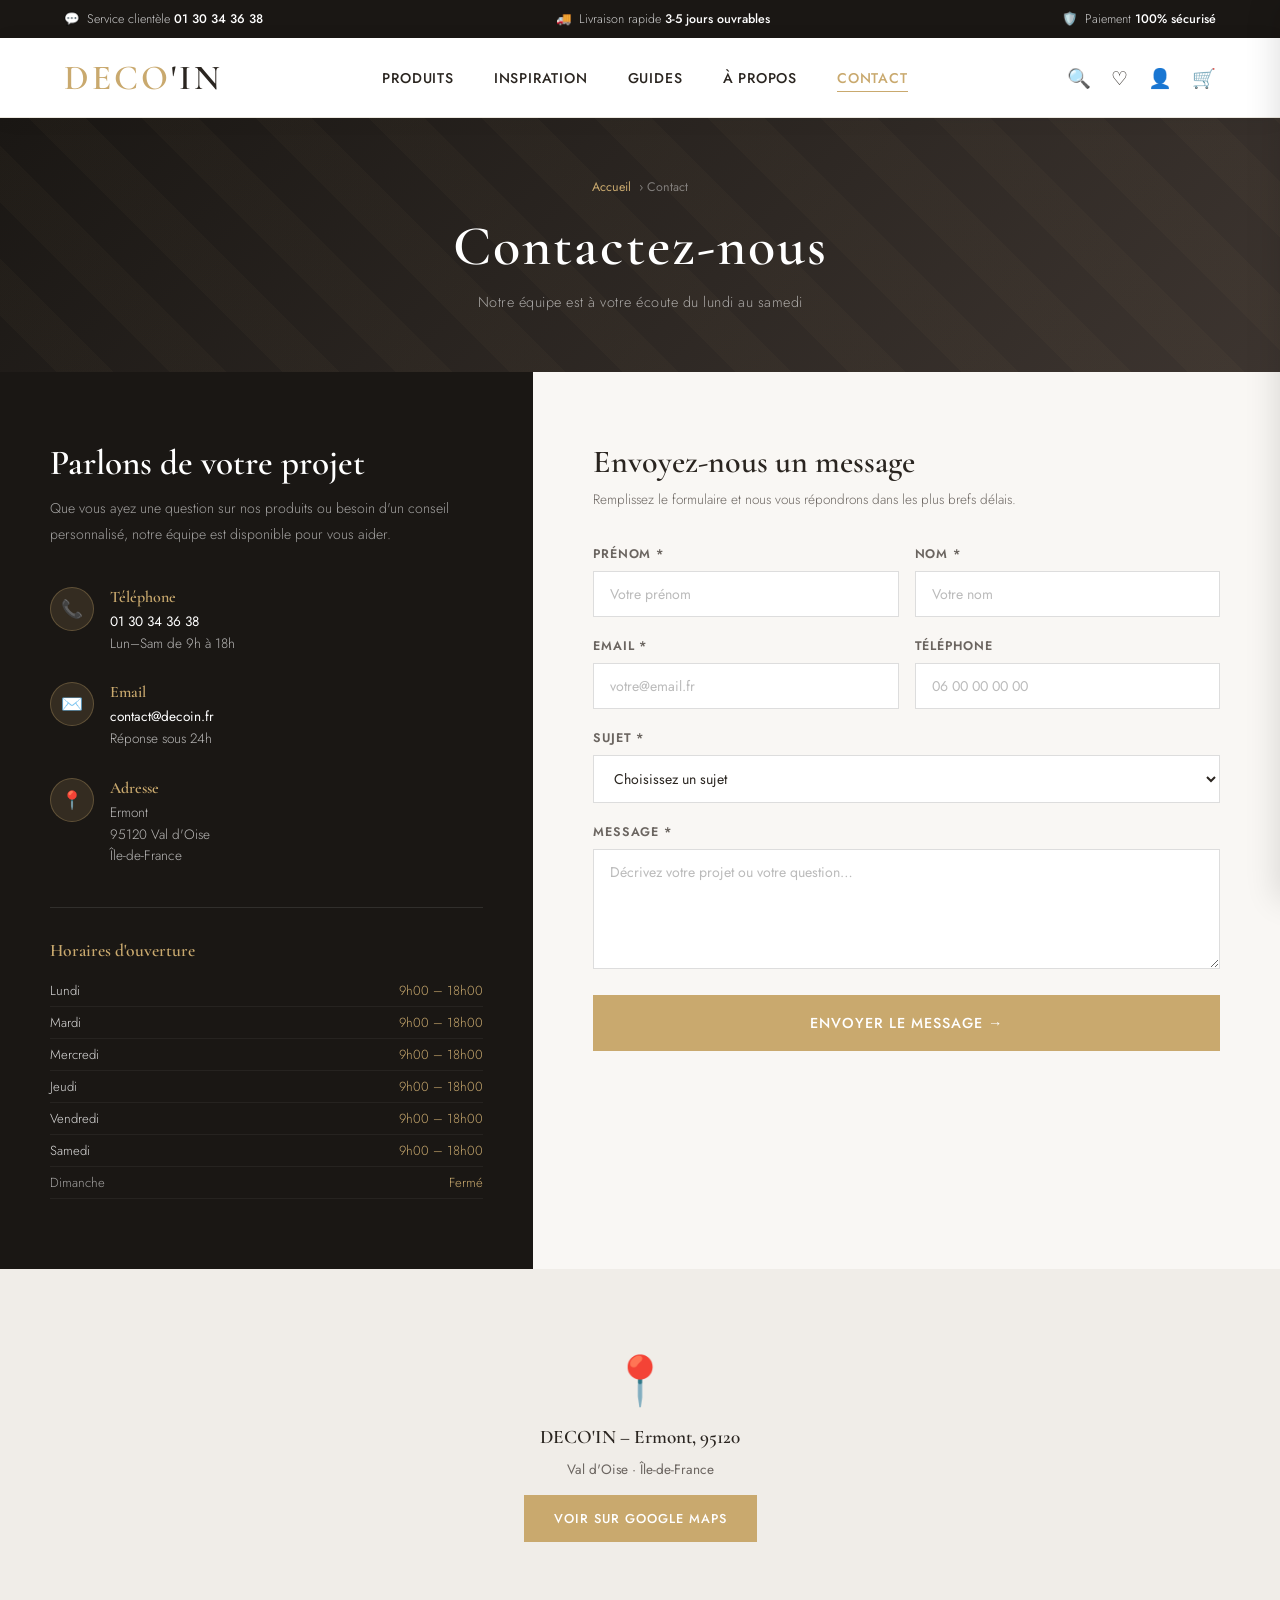
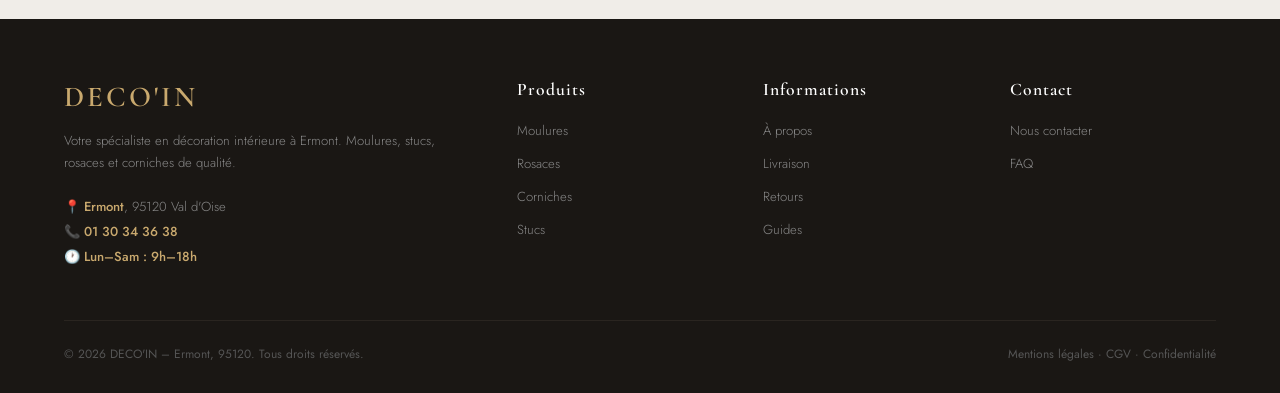
<file: contact.html>
<!DOCTYPE html>
<html lang="fr">
<head>
<meta charset="UTF-8">
<meta name="viewport" content="width=device-width, initial-scale=1.0">
<title>Contact – DECO'IN | Ermont 95120</title>
<meta name="description" content="Contactez DECO'IN à Ermont (95120). Téléphone : 01 30 34 36 38. Ouvert du lundi au samedi de 9h à 18h.">
<link href="https://fonts.googleapis.com/css2?family=Cormorant+Garamond:ital,wght@0,300;0,400;0,600;0,700;1,300;1,400&family=Jost:wght@300;400;500;600&display=swap" rel="stylesheet">
<link rel="stylesheet" href="style.css">
<style>
  .contact-section {
    display: grid; grid-template-columns: 1fr 1.4fr;
    gap: 0; padding: 0; min-height: 600px;
  }
  .contact-info {
    background: var(--black); padding: 70px 50px;
    color: var(--white);
  }
  .contact-info h2 { font-family: 'Cormorant Garamond', serif; font-size: 2.2rem; font-weight: 600; color: var(--white); margin-bottom: 12px; line-height: 1.2; }
  .contact-info p { color: rgba(255,255,255,0.6); font-size: 0.88rem; line-height: 1.8; font-weight: 300; margin-bottom: 40px; }
  .contact-detail { display: flex; gap: 16px; margin-bottom: 28px; align-items: flex-start; }
  .contact-detail-icon { width: 44px; height: 44px; background: rgba(201,169,110,0.15); border: 1px solid rgba(201,169,110,0.3); border-radius: 50%; display: flex; align-items: center; justify-content: center; font-size: 1.1rem; flex-shrink: 0; }
  .contact-detail-text h4 { font-family: 'Cormorant Garamond', serif; font-size: 1rem; font-weight: 600; color: var(--gold); margin-bottom: 4px; }
  .contact-detail-text p { color: rgba(255,255,255,0.7); font-size: 0.85rem; line-height: 1.6; margin: 0; font-weight: 300; }
  .contact-detail-text a { color: var(--white); text-decoration: none; font-weight: 400; }
  .contact-detail-text a:hover { color: var(--gold); }

  .horaires { margin-top: 40px; padding-top: 32px; border-top: 1px solid rgba(255,255,255,0.1); }
  .horaires h4 { font-family: 'Cormorant Garamond', serif; font-size: 1.1rem; font-weight: 600; color: var(--gold); margin-bottom: 14px; }
  .horaire-row { display: flex; justify-content: space-between; font-size: 0.82rem; color: rgba(255,255,255,0.6); padding: 6px 0; border-bottom: 1px solid rgba(255,255,255,0.05); font-weight: 300; }
  .horaire-row.open { color: rgba(255,255,255,0.85); }
  .horaire-row span:last-child { color: var(--gold); }

  .contact-form-wrap { background: var(--off-white); padding: 70px 60px; }
  .contact-form-wrap h2 { font-family: 'Cormorant Garamond', serif; font-size: 2rem; font-weight: 600; margin-bottom: 8px; }
  .contact-form-wrap p { color: var(--text-light); font-size: 0.85rem; margin-bottom: 36px; font-weight: 300; }

  .form-row { display: grid; grid-template-columns: 1fr 1fr; gap: 16px; }
  .form-group { margin-bottom: 20px; }
  .form-group label { display: block; font-size: 0.78rem; font-weight: 600; letter-spacing: 0.8px; text-transform: uppercase; color: var(--text-light); margin-bottom: 8px; }
  .form-group input, .form-group select, .form-group textarea {
    width: 100%; background: var(--white);
    border: 1px solid #ddd; color: var(--text);
    padding: 12px 16px; font-size: 0.88rem;
    font-family: 'Jost', sans-serif; outline: none;
    transition: border-color 0.2s;
  }
  .form-group input:focus, .form-group select:focus, .form-group textarea:focus { border-color: var(--gold); }
  .form-group textarea { resize: vertical; min-height: 120px; }
  .form-group input::placeholder, .form-group textarea::placeholder { color: #bbb; }

  .form-submit { margin-top: 8px; }
  .form-success { display: none; background: #d1fae5; border: 1px solid #6ee7b7; border-radius: 4px; padding: 16px 20px; color: #065f46; font-size: 0.88rem; margin-top: 16px; }
  .form-success.show { display: block; }

  .map-section { background: var(--light-gray); height: 350px; display: flex; align-items: center; justify-content: center; position: relative; overflow: hidden; }
  .map-placeholder { text-align: center; }
  .map-placeholder p { font-size: 0.85rem; color: var(--text-light); margin-top: 10px; }

  @media (max-width: 900px) {
    .contact-section { grid-template-columns: 1fr; }
    .contact-form-wrap { padding: 50px 5vw; }
    .contact-info { padding: 50px 5vw; }
    .form-row { grid-template-columns: 1fr; }
  }
</style>
</head>
<body>

<div class="topbar">
  <div class="topbar-item"><span class="icon">💬</span><span>Service clientèle <strong>01 30 34 36 38</strong></span></div>
  <div class="topbar-item"><span class="icon">🚚</span><span>Livraison rapide <strong>3-5 jours ouvrables</strong></span></div>
  <div class="topbar-item"><span class="icon">🛡️</span><span>Paiement <strong>100% sécurisé</strong></span></div>
</div>
<nav>
  <a href="index.html" class="logo">DECO<span>'IN</span></a>
  <ul class="nav-links">
    <li><a href="produits.html">Produits</a></li>
    <li><a href="inspiration.html">Inspiration</a></li>
    <li><a href="guides.html">Guides</a></li>
    <li><a href="apropos.html">À propos</a></li>
    <li><a href="contact.html" class="active">Contact</a></li>
  </ul>
  <div class="nav-icons">
    <a href="#" class="nav-icon">🔍</a>
    <a href="#" class="nav-icon">♡</a>
    <a href="#" class="nav-icon">👤</a>
    <a href="#" class="nav-icon" style="position:relative">🛒<span class="cart-count">0</span></a>
  </div>
</nav>

<div class="page-header">
  <div class="page-header-content">
    <div class="breadcrumb"><a href="index.html">Accueil</a> › Contact</div>
    <h1>Contactez-nous</h1>
    <p>Notre équipe est à votre écoute du lundi au samedi</p>
  </div>
</div>

<section class="contact-section">
  <div class="contact-info">
    <h2>Parlons de votre projet</h2>
    <p>Que vous ayez une question sur nos produits ou besoin d'un conseil personnalisé, notre équipe est disponible pour vous aider.</p>

    <div class="contact-detail">
      <div class="contact-detail-icon">📞</div>
      <div class="contact-detail-text">
        <h4>Téléphone</h4>
        <p><a href="tel:0130343638">01 30 34 36 38</a><br>Lun–Sam de 9h à 18h</p>
      </div>
    </div>
    <div class="contact-detail">
      <div class="contact-detail-icon">✉️</div>
      <div class="contact-detail-text">
        <h4>Email</h4>
        <p><a href="mailto:contact@decoin.fr">contact@decoin.fr</a><br>Réponse sous 24h</p>
      </div>
    </div>
    <div class="contact-detail">
      <div class="contact-detail-icon">📍</div>
      <div class="contact-detail-text">
        <h4>Adresse</h4>
        <p>Ermont<br>95120 Val d'Oise<br>Île-de-France</p>
      </div>
    </div>

    <div class="horaires">
      <h4>Horaires d'ouverture</h4>
      <div class="horaire-row open"><span>Lundi</span><span>9h00 – 18h00</span></div>
      <div class="horaire-row open"><span>Mardi</span><span>9h00 – 18h00</span></div>
      <div class="horaire-row open"><span>Mercredi</span><span>9h00 – 18h00</span></div>
      <div class="horaire-row open"><span>Jeudi</span><span>9h00 – 18h00</span></div>
      <div class="horaire-row open"><span>Vendredi</span><span>9h00 – 18h00</span></div>
      <div class="horaire-row open"><span>Samedi</span><span>9h00 – 18h00</span></div>
      <div class="horaire-row"><span>Dimanche</span><span>Fermé</span></div>
    </div>
  </div>

  <div class="contact-form-wrap">
    <h2>Envoyez-nous un message</h2>
    <p>Remplissez le formulaire et nous vous répondrons dans les plus brefs délais.</p>

    <div class="form-row">
      <div class="form-group">
        <label>Prénom *</label>
        <input type="text" placeholder="Votre prénom" id="prenom">
      </div>
      <div class="form-group">
        <label>Nom *</label>
        <input type="text" placeholder="Votre nom" id="nom">
      </div>
    </div>
    <div class="form-row">
      <div class="form-group">
        <label>Email *</label>
        <input type="email" placeholder="votre@email.fr" id="email">
      </div>
      <div class="form-group">
        <label>Téléphone</label>
        <input type="tel" placeholder="06 00 00 00 00" id="tel">
      </div>
    </div>
    <div class="form-group">
      <label>Sujet *</label>
      <select id="sujet">
        <option value="">Choisissez un sujet</option>
        <option>Question sur un produit</option>
        <option>Demande de devis</option>
        <option>Suivi de commande</option>
        <option>Conseil décoration</option>
        <option>Retour / SAV</option>
        <option>Autre</option>
      </select>
    </div>
    <div class="form-group">
      <label>Message *</label>
      <textarea placeholder="Décrivez votre projet ou votre question…" id="message"></textarea>
    </div>
    <div class="form-submit">
      <button class="btn-gold" style="width:100%; padding:16px; font-size:0.9rem" onclick="sendForm()">Envoyer le message →</button>
    </div>
    <div class="form-success" id="formSuccess">
      ✅ Merci pour votre message ! Nous vous répondrons dans les 24 heures.
    </div>
  </div>
</section>

<div class="map-section">
  <div class="map-placeholder">
    <div style="font-size:3rem">📍</div>
    <p style="font-family:'Cormorant Garamond',serif; font-size:1.2rem; font-weight:600; color:var(--text); margin-top:10px">DECO'IN – Ermont, 95120</p>
    <p>Val d'Oise · Île-de-France</p>
    <a href="https://maps.google.com/?q=Ermont+95120" target="_blank" class="btn-gold" style="margin-top:16px; display:inline-block">Voir sur Google Maps</a>
  </div>
</div>

<footer>
  <div class="footer-grid">
    <div>
      <div class="footer-logo">DECO'IN</div>
      <div class="footer-desc">Votre spécialiste en décoration intérieure à Ermont. Moulures, stucs, rosaces et corniches de qualité.</div>
      <div class="footer-contact">
        <div>📍 <strong>Ermont</strong>, 95120 Val d'Oise</div>
        <div>📞 <strong>01 30 34 36 38</strong></div>
        <div>🕐 <strong>Lun–Sam : 9h–18h</strong></div>
      </div>
    </div>
    <div class="footer-col"><h4>Produits</h4><ul><li><a href="produits.html">Moulures</a></li><li><a href="produits.html">Rosaces</a></li><li><a href="produits.html">Corniches</a></li><li><a href="produits.html">Stucs</a></li></ul></div>
    <div class="footer-col"><h4>Informations</h4><ul><li><a href="apropos.html">À propos</a></li><li><a href="#">Livraison</a></li><li><a href="#">Retours</a></li><li><a href="guides.html">Guides</a></li></ul></div>
    <div class="footer-col"><h4>Contact</h4><ul><li><a href="contact.html">Nous contacter</a></li><li><a href="#">FAQ</a></li></ul></div>
  </div>
  <div class="footer-bottom">
    <span>© 2026 DECO'IN – Ermont, 95120. Tous droits réservés.</span>
    <span>Mentions légales · CGV · Confidentialité</span>
  </div>
</footer>

<script>
function sendForm() {
  const prenom = document.getElementById('prenom').value;
  const email = document.getElementById('email').value;
  const message = document.getElementById('message').value;
  if (!prenom || !email || !message) {
    alert('Merci de remplir tous les champs obligatoires (*)');
    return;
  }
  document.getElementById('formSuccess').classList.add('show');
  document.getElementById('prenom').value = '';
  document.getElementById('nom').value = '';
  document.getElementById('email').value = '';
  document.getElementById('tel').value = '';
  document.getElementById('sujet').value = '';
  document.getElementById('message').value = '';
}
</script>
<script src="cart.js"></script>
</body>
</html>
</file>
<file: style.css>
:root {
  --gold: #c9a96e;
  --gold-light: #e8d5b0;
  --gold-dark: #a07840;
  --white: #ffffff;
  --off-white: #f9f7f4;
  --light-gray: #f0ede8;
  --text: #2a2520;
  --text-light: #6b6560;
  --black: #1a1714;
}

* { margin: 0; padding: 0; box-sizing: border-box; }

body {
  font-family: 'Jost', sans-serif;
  color: var(--text);
  background: var(--white);
  overflow-x: hidden;
}

/* TOPBAR */
.topbar {
  background: var(--black);
  color: #ccc;
  font-size: 0.78rem;
  padding: 10px 5vw;
  display: flex;
  align-items: center;
  justify-content: space-between;
  gap: 10px;
  flex-wrap: wrap;
}
.topbar-item { display: flex; align-items: center; gap: 7px; font-weight: 300; }
.topbar-item .icon { color: var(--gold); }
.topbar-item strong { color: var(--white); font-weight: 500; }

/* NAV */
nav {
  background: var(--white);
  border-bottom: 1px solid #ece8e0;
  padding: 0 5vw;
  height: 80px;
  display: flex;
  align-items: center;
  justify-content: space-between;
  position: sticky;
  top: 0;
  z-index: 100;
  box-shadow: 0 2px 20px rgba(0,0,0,0.05);
}
.logo {
  font-family: 'Cormorant Garamond', serif;
  font-size: 2.2rem;
  font-weight: 600;
  color: var(--gold);
  letter-spacing: 3px;
  text-transform: uppercase;
  text-decoration: none;
}
.logo span { color: var(--text); }
.nav-links { display: flex; gap: 2.5rem; list-style: none; }
.nav-links a {
  color: var(--text);
  text-decoration: none;
  font-size: 0.88rem;
  font-weight: 500;
  letter-spacing: 0.8px;
  text-transform: uppercase;
  transition: color 0.2s;
  position: relative;
}
.nav-links a::after {
  content: '';
  position: absolute;
  bottom: -4px; left: 0;
  width: 0; height: 1px;
  background: var(--gold);
  transition: width 0.3s;
}
.nav-links a:hover, .nav-links a.active { color: var(--gold); }
.nav-links a:hover::after, .nav-links a.active::after { width: 100%; }
.nav-icons { display: flex; align-items: center; gap: 20px; }
.nav-icon {
  font-size: 1.2rem;
  color: var(--text);
  cursor: pointer;
  transition: color 0.2s;
  text-decoration: none;
  position: relative;
}
.nav-icon:hover { color: var(--gold); }
.cart-count {
  position: absolute;
  top: -6px; right: -6px;
  background: var(--gold);
  color: white;
  font-size: 0.6rem;
  width: 16px; height: 16px;
  border-radius: 50%;
  display: flex; align-items: center; justify-content: center;
  font-weight: 600;
}

/* BUTTONS */
.btn-dark {
  display: inline-block;
  background: var(--black); color: var(--white);
  padding: 12px 28px;
  font-size: 0.8rem; font-weight: 500;
  letter-spacing: 1px; text-transform: uppercase;
  text-decoration: none;
  border: 2px solid var(--black);
  transition: all 0.3s; cursor: pointer;
  font-family: 'Jost', sans-serif;
}
.btn-dark:hover { background: transparent; color: var(--black); }
.btn-gold {
  display: inline-block;
  background: var(--gold); color: var(--white);
  padding: 12px 28px;
  font-size: 0.8rem; font-weight: 500;
  letter-spacing: 1px; text-transform: uppercase;
  text-decoration: none;
  border: 2px solid var(--gold);
  transition: all 0.3s; cursor: pointer;
  font-family: 'Jost', sans-serif;
}
.btn-gold:hover { background: transparent; color: var(--gold); }
.btn-outline {
  display: inline-block;
  background: transparent; color: var(--gold);
  padding: 10px 24px;
  font-size: 0.78rem; font-weight: 500;
  letter-spacing: 1px; text-transform: uppercase;
  text-decoration: none;
  border: 1px solid var(--gold);
  transition: all 0.3s; cursor: pointer;
  font-family: 'Jost', sans-serif;
}
.btn-outline:hover { background: var(--gold); color: var(--white); }
.btn-outline-white {
  display: inline-block;
  background: transparent; color: var(--white);
  padding: 10px 24px;
  font-size: 0.78rem; font-weight: 500;
  letter-spacing: 1px; text-transform: uppercase;
  text-decoration: none;
  border: 1px solid rgba(255,255,255,0.6);
  transition: all 0.3s; cursor: pointer;
  font-family: 'Jost', sans-serif;
}
.btn-outline-white:hover { background: var(--white); color: var(--black); }

/* PAGE HEADER */
.page-header {
  background: linear-gradient(135deg, var(--black) 0%, #3d3530 100%);
  padding: 60px 5vw;
  text-align: center;
  position: relative;
  overflow: hidden;
}
.page-header::before {
  content: '';
  position: absolute;
  inset: 0;
  background: repeating-linear-gradient(45deg, transparent, transparent 40px, rgba(201,169,110,0.03) 40px, rgba(201,169,110,0.03) 80px);
}
.page-header-content { position: relative; z-index: 1; }
.page-header h1 {
  font-family: 'Cormorant Garamond', serif;
  font-size: clamp(2rem, 5vw, 3.5rem);
  font-weight: 600;
  color: var(--white);
  letter-spacing: 2px;
  margin-bottom: 12px;
}
.page-header p {
  color: rgba(255,255,255,0.6);
  font-size: 0.9rem;
  font-weight: 300;
  letter-spacing: 0.5px;
}
.breadcrumb {
  display: flex;
  align-items: center;
  justify-content: center;
  gap: 8px;
  margin-bottom: 16px;
  font-size: 0.78rem;
  color: rgba(255,255,255,0.4);
}
.breadcrumb a { color: var(--gold); text-decoration: none; }
.breadcrumb a:hover { text-decoration: underline; }

/* SECTION */
.section-label {
  font-size: 0.72rem; font-weight: 700;
  letter-spacing: 2px; text-transform: uppercase;
  color: var(--gold); margin-bottom: 8px;
}
.section-title {
  font-family: 'Cormorant Garamond', serif;
  font-size: clamp(1.8rem, 3vw, 2.6rem);
  font-weight: 600; color: var(--text);
  letter-spacing: -0.5px; margin-bottom: 36px;
}
.section-title span { color: var(--gold); }

/* AVANTAGES */
.avantages {
  padding: 60px 5vw;
  background: var(--off-white);
}
.avantages-grid {
  display: grid;
  grid-template-columns: repeat(4, 1fr);
  gap: 30px;
  max-width: 1100px;
  margin: 0 auto;
  text-align: center;
}
.avantage-item { padding: 10px; }
.avantage-icon { font-size: 2rem; margin-bottom: 14px; color: var(--gold); }
.avantage-title { font-family: 'Cormorant Garamond', serif; font-size: 1.1rem; font-weight: 600; margin-bottom: 6px; }
.avantage-desc { font-size: 0.8rem; color: var(--text-light); line-height: 1.6; font-weight: 300; }

/* FOOTER */
footer { background: var(--black); color: #aaa; padding: 60px 5vw 30px; }
.footer-grid {
  display: grid;
  grid-template-columns: 2fr 1fr 1fr 1fr;
  gap: 40px;
  margin-bottom: 50px;
}
.footer-logo {
  font-family: 'Cormorant Garamond', serif;
  font-size: 1.8rem; font-weight: 600;
  color: var(--gold); letter-spacing: 3px;
  text-transform: uppercase; margin-bottom: 16px;
}
.footer-desc { font-size: 0.82rem; line-height: 1.7; color: #888; font-weight: 300; margin-bottom: 20px; }
.footer-contact { font-size: 0.82rem; color: #888; line-height: 1.9; font-weight: 300; }
.footer-contact strong { color: var(--gold); font-weight: 500; }
.footer-col h4 {
  font-family: 'Cormorant Garamond', serif;
  font-size: 1.1rem; font-weight: 600;
  color: var(--white); margin-bottom: 18px; letter-spacing: 1px;
}
.footer-col ul { list-style: none; }
.footer-col ul li { margin-bottom: 10px; }
.footer-col ul li a { color: #888; text-decoration: none; font-size: 0.82rem; font-weight: 300; transition: color 0.2s; }
.footer-col ul li a:hover { color: var(--gold); }
.footer-bottom {
  border-top: 1px solid #2a2520;
  padding-top: 24px;
  display: flex;
  align-items: center;
  justify-content: space-between;
  font-size: 0.75rem; color: #555;
  flex-wrap: wrap; gap: 10px;
}

/* RESPONSIVE */
@media (max-width: 900px) {
  .nav-links { display: none; }
  .avantages-grid { grid-template-columns: repeat(2, 1fr); }
  .footer-grid { grid-template-columns: 1fr 1fr; }
}
@media (max-width: 600px) {
  .topbar-item:not(:first-child) { display: none; }
  .avantages-grid { grid-template-columns: 1fr 1fr; }
}
</file>
